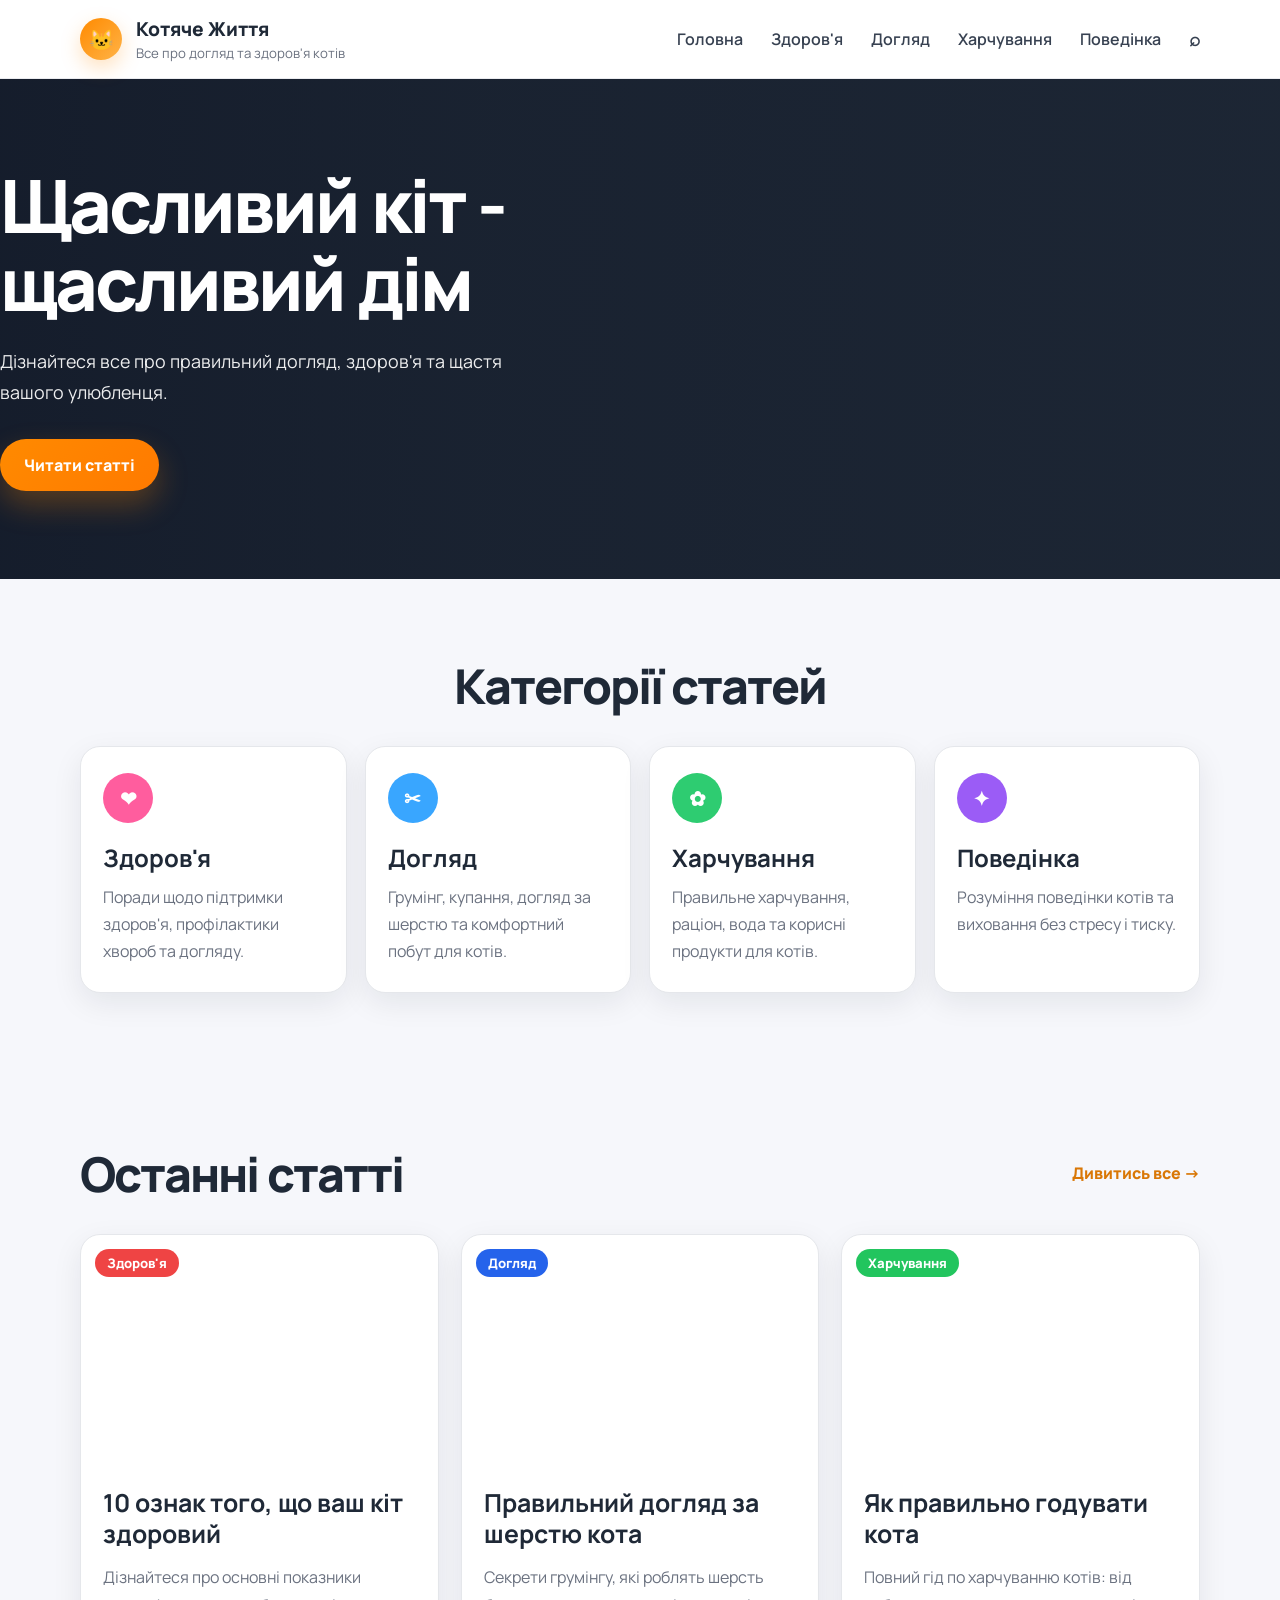
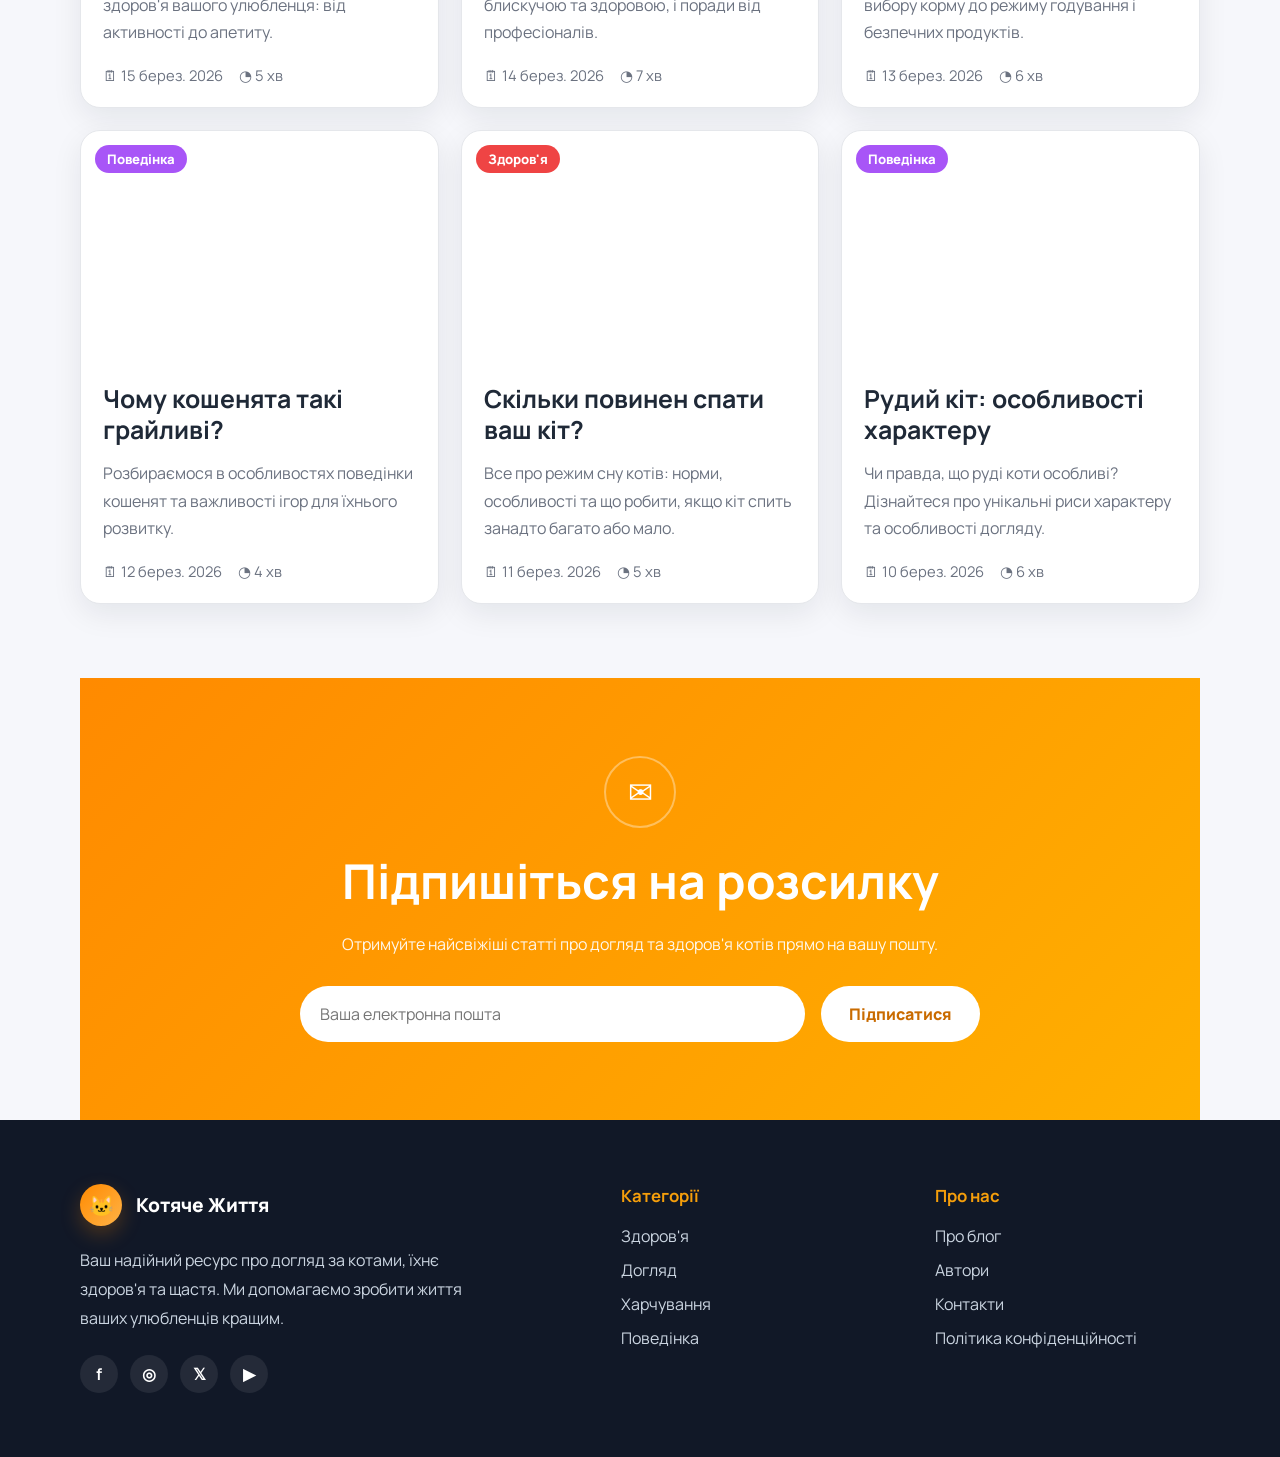
<file: index.html>
<!DOCTYPE html>
<html lang="uk">
<head>
  <meta charset="UTF-8">
  <meta name="viewport" content="width=device-width, initial-scale=1.0">
  <title>Котяче Життя | Все про догляд та здоров'я котів</title>
  <meta name="description" content="Блог про догляд за котами, здоров'я, харчування та поведінку домашніх улюбленців.">
  <link rel="preconnect" href="https://fonts.googleapis.com">
  <link rel="preconnect" href="https://fonts.gstatic.com" crossorigin>
  <link href="https://fonts.googleapis.com/css2?family=Manrope:wght@400;500;600;700;800&display=swap" rel="stylesheet">
  <link rel="stylesheet" href="styles.css">
</head>
<body>
  <header class="site-header">
    <div class="container nav-shell">
      <a class="brand" href="#top">
        <span class="brand-icon">🐱</span>
        <span class="brand-copy">
          <strong>Котяче Життя</strong>
          <small>Все про догляд та здоров'я котів</small>
        </span>
      </a>

      <button class="menu-toggle" type="button" aria-expanded="false" aria-controls="site-menu">
        <span></span>
        <span></span>
        <span></span>
      </button>

      <nav class="site-nav" id="site-menu" aria-label="Основна навігація">
        <a href="#top">Головна</a>
        <a href="#health">Здоров'я</a>
        <a href="#care">Догляд</a>
        <a href="#food">Харчування</a>
        <a href="#behavior">Поведінка</a>
        <a href="#subscribe" class="nav-search" aria-label="Пошук">⌕</a>
      </nav>
    </div>
  </header>

  <main id="top">
    <section class="hero-section">
      <div class="hero-backdrop"></div>
      <div class="container hero-content">
        <div class="hero-copy reveal">
          <h1>Щасливий кіт - щасливий дім</h1>
          <p>Дізнайтеся все про правильний догляд, здоров'я та щастя вашого улюбленця.</p>
          <a class="button-primary" href="#articles">Читати статті</a>
        </div>
      </div>
    </section>

    <section class="categories-section">
      <div class="container">
        <div class="section-heading center reveal">
          <h2>Категорії статей</h2>
        </div>

        <div class="categories-grid">
          <article class="category-card reveal" id="health">
            <div class="category-icon pink">❤</div>
            <h3>Здоров'я</h3>
            <p>Поради щодо підтримки здоров'я, профілактики хвороб та догляду.</p>
          </article>

          <article class="category-card reveal" id="care">
            <div class="category-icon blue">✂</div>
            <h3>Догляд</h3>
            <p>Грумінг, купання, догляд за шерстю та комфортний побут для котів.</p>
          </article>

          <article class="category-card reveal" id="food">
            <div class="category-icon green">✿</div>
            <h3>Харчування</h3>
            <p>Правильне харчування, раціон, вода та корисні продукти для котів.</p>
          </article>

          <article class="category-card reveal" id="behavior">
            <div class="category-icon purple">✦</div>
            <h3>Поведінка</h3>
            <p>Розуміння поведінки котів та виховання без стресу і тиску.</p>
          </article>
        </div>
      </div>
    </section>

    <section class="articles-section" id="articles">
      <div class="container">
        <div class="section-heading between reveal">
          <h2>Останні статті</h2>
          <a href="#subscribe" class="view-all">Дивитись все →</a>
        </div>

        <div class="articles-grid">
          <a class="article-link reveal" href="10-oznak-zdorovogo-kota.html">
          <article class="article-card">
            <div class="article-image" style="background-image: url('https://images.unsplash.com/photo-1519052537078-e6302a4968d4?auto=format&fit=crop&w=1200&q=80');">
              <span class="article-badge red">Здоров'я</span>
            </div>
            <div class="article-body">
              <h3>10 ознак того, що ваш кіт здоровий</h3>
              <p>Дізнайтеся про основні показники здоров'я вашого улюбленця: від активності до апетиту.</p>
              <div class="article-meta">
                <span>🗓 15 берез. 2026</span>
                <span>◔ 5 хв</span>
              </div>
            </div>
          </article>
          </a>

          <a class="article-link reveal" href="pravylnyi-dohliad-za-sherstiu-kota.html">
          <article class="article-card">
            <div class="article-image" style="background-image: url('https://images.unsplash.com/photo-1511044568932-338cba0ad803?auto=format&fit=crop&w=1200&q=80');">
              <span class="article-badge blue">Догляд</span>
            </div>
            <div class="article-body">
              <h3>Правильний догляд за шерстю кота</h3>
              <p>Секрети грумінгу, які роблять шерсть блискучою та здоровою, і поради від професіоналів.</p>
              <div class="article-meta">
                <span>🗓 14 берез. 2026</span>
                <span>◔ 7 хв</span>
              </div>
            </div>
          </article>
          </a>

          <a class="article-link reveal" href="yak-pravylno-hoduvaty-kota.html">
          <article class="article-card">
            <div class="article-image" style="background-image: url('https://images.unsplash.com/photo-1545249390-6bdfa286032f?auto=format&fit=crop&w=1200&q=80');">
              <span class="article-badge green">Харчування</span>
            </div>
            <div class="article-body">
              <h3>Як правильно годувати кота</h3>
              <p>Повний гід по харчуванню котів: від вибору корму до режиму годування і безпечних продуктів.</p>
              <div class="article-meta">
                <span>🗓 13 берез. 2026</span>
                <span>◔ 6 хв</span>
              </div>
            </div>
          </article>
          </a>

          <a class="article-link reveal" href="chomu-kosheniata-taki-hrailivi.html">
          <article class="article-card">
            <div class="article-image" style="background-image: url('https://images.unsplash.com/photo-1513245543132-31f507417b26?auto=format&fit=crop&w=1200&q=80');">
              <span class="article-badge purple">Поведінка</span>
            </div>
            <div class="article-body">
              <h3>Чому кошенята такі грайливі?</h3>
              <p>Розбираємося в особливостях поведінки кошенят та важливості ігор для їхнього розвитку.</p>
              <div class="article-meta">
                <span>🗓 12 берез. 2026</span>
                <span>◔ 4 хв</span>
              </div>
            </div>
          </article>
          </a>

          <a class="article-link reveal" href="skilky-povynen-spaty-vash-kit.html">
          <article class="article-card">
            <div class="article-image" style="background-image: url('https://images.unsplash.com/photo-1571566882372-1598d88abd90?auto=format&fit=crop&w=1200&q=80');">
              <span class="article-badge red">Здоров'я</span>
            </div>
            <div class="article-body">
              <h3>Скільки повинен спати ваш кіт?</h3>
              <p>Все про режим сну котів: норми, особливості та що робити, якщо кіт спить занадто багато або мало.</p>
              <div class="article-meta">
                <span>🗓 11 берез. 2026</span>
                <span>◔ 5 хв</span>
              </div>
            </div>
          </article>
          </a>

          <a class="article-link reveal" href="rudyi-kit-osoblyvosti-kharakteru.html">
          <article class="article-card">
            <div class="article-image" style="background-image: url('https://images.unsplash.com/photo-1517451330947-7809dead78d5?auto=format&fit=crop&w=1200&q=80');">
              <span class="article-badge purple">Поведінка</span>
            </div>
            <div class="article-body">
              <h3>Рудий кіт: особливості характеру</h3>
              <p>Чи правда, що руді коти особливі? Дізнайтеся про унікальні риси характеру та особливості догляду.</p>
              <div class="article-meta">
                <span>🗓 10 берез. 2026</span>
                <span>◔ 6 хв</span>
              </div>
            </div>
          </article>
          </a>
        </div>
      </div>
    </section>

    <section class="subscribe-section" id="subscribe">
      <div class="container reveal">
        <div class="subscribe-panel">
          <div class="subscribe-icon">✉</div>
          <h2>Підпишіться на розсилку</h2>
          <p>Отримуйте найсвіжіші статті про догляд та здоров'я котів прямо на вашу пошту.</p>
          <form class="subscribe-form">
            <input type="email" placeholder="Ваша електронна пошта" aria-label="Email">
            <button type="button">Підписатися</button>
          </form>
        </div>
      </div>
    </section>
  </main>

  <footer class="site-footer">
    <div class="container footer-grid">
      <div class="footer-brand">
        <a class="brand footer-brand-link" href="#top">
          <span class="brand-icon">🐱</span>
          <span class="brand-copy">
            <strong>Котяче Життя</strong>
          </span>
        </a>
        <p>Ваш надійний ресурс про догляд за котами, їхнє здоров'я та щастя. Ми допомагаємо зробити життя ваших улюбленців кращим.</p>
        <div class="socials">
          <a href="#" aria-label="Facebook">f</a>
          <a href="#" aria-label="Instagram">◎</a>
          <a href="#" aria-label="Twitter">𝕏</a>
          <a href="#" aria-label="YouTube">▶</a>
        </div>
      </div>

      <div>
        <h3>Категорії</h3>
        <ul>
          <li><a href="#health">Здоров'я</a></li>
          <li><a href="#care">Догляд</a></li>
          <li><a href="#food">Харчування</a></li>
          <li><a href="#behavior">Поведінка</a></li>
        </ul>
      </div>

      <div>
        <h3>Про нас</h3>
        <ul>
          <li><a href="#articles">Про блог</a></li>
          <li><a href="#articles">Автори</a></li>
          <li><a href="#subscribe">Контакти</a></li>
          <li><a href="#subscribe">Політика конфіденційності</a></li>
        </ul>
      </div>
    </div>
  </footer>

  <script src="script.js"></script>
</body>
</html>
</file>
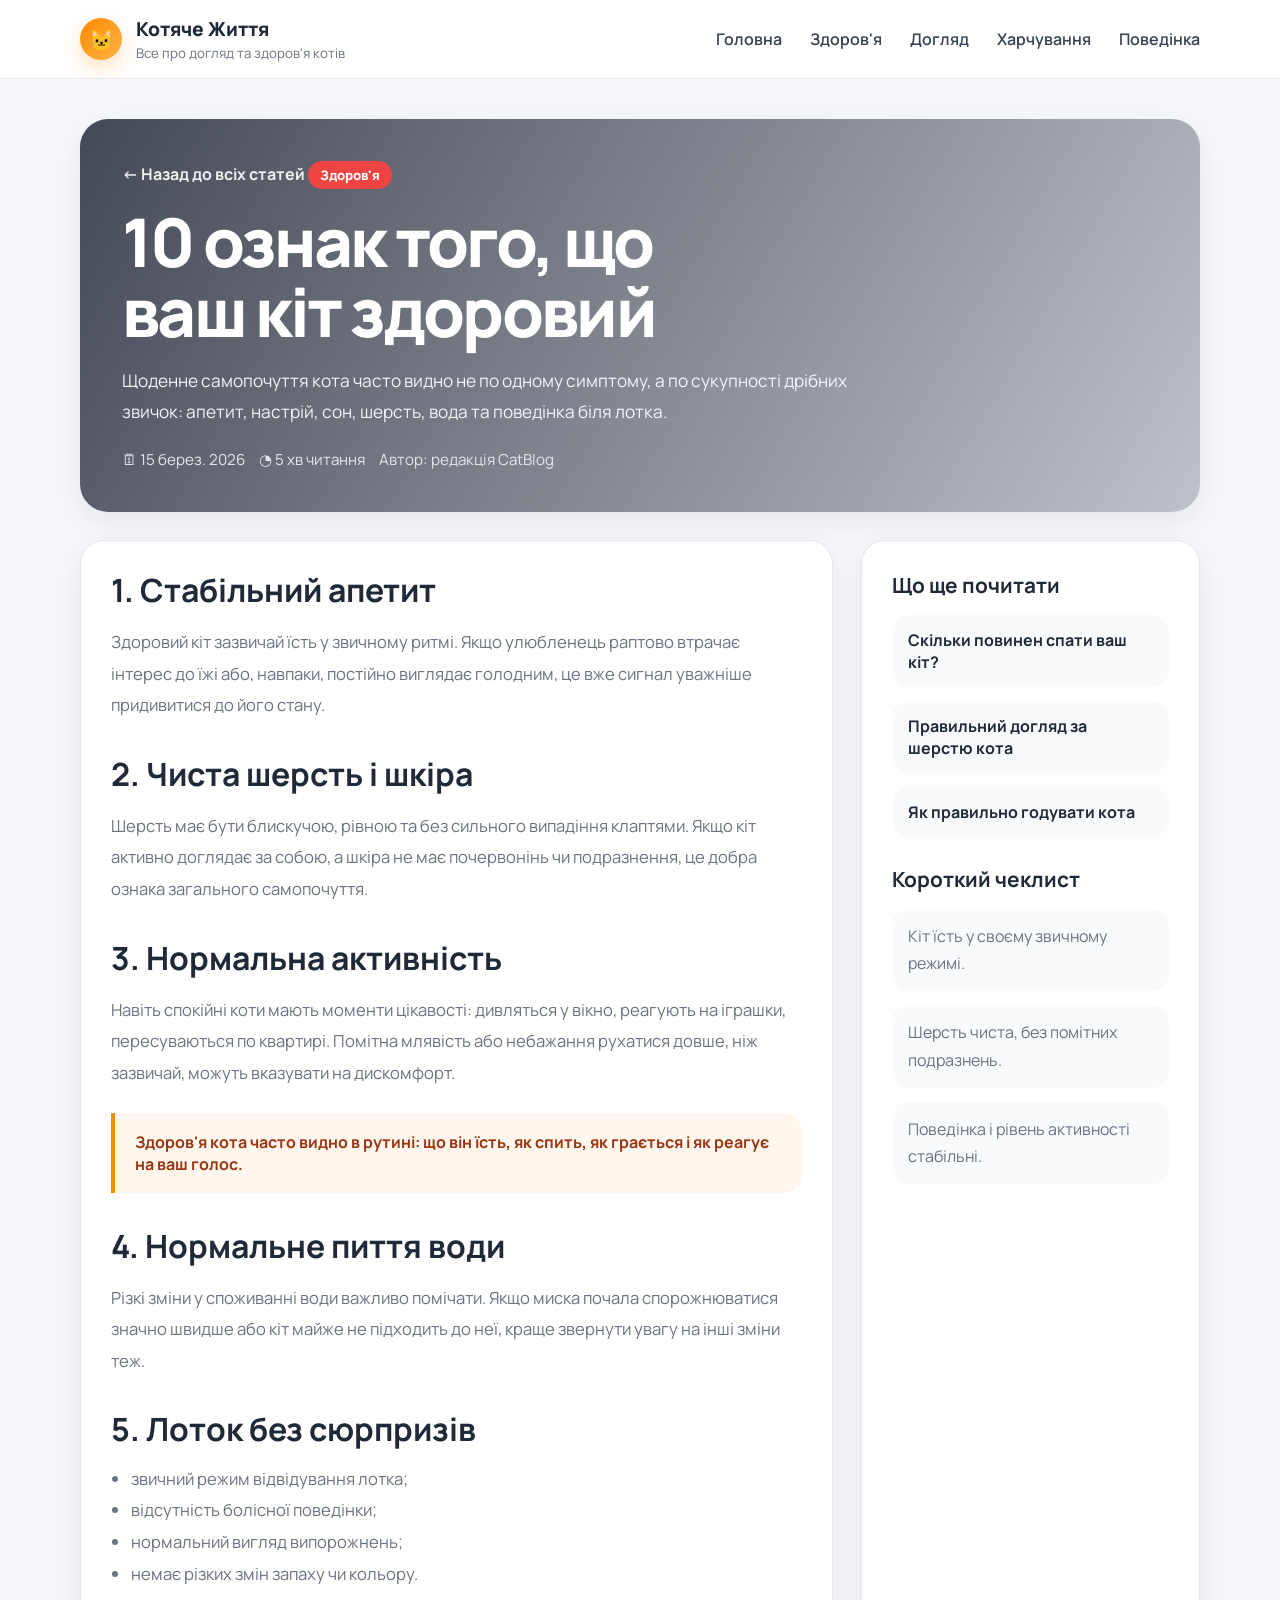
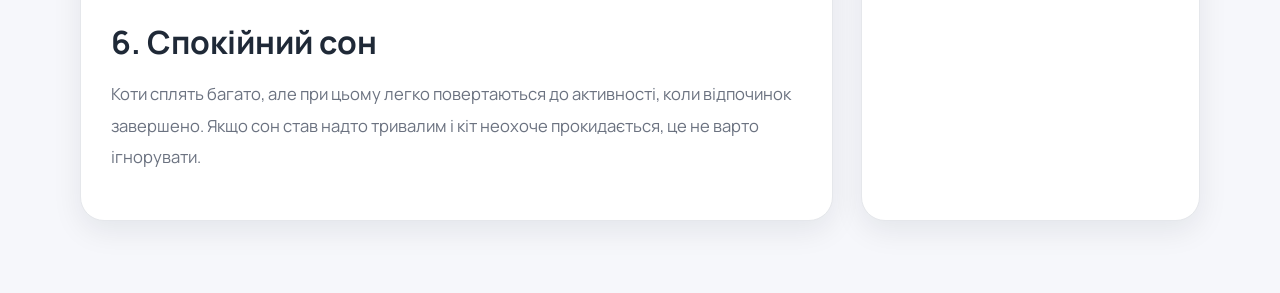
<file: 10-oznak-zdorovogo-kota.html>
<!DOCTYPE html>
<html lang="uk">
<head>
  <meta charset="UTF-8">
  <meta name="viewport" content="width=device-width, initial-scale=1.0">
  <title>10 ознак того, що ваш кіт здоровий | Котяче Життя</title>
  <meta name="description" content="Як зрозуміти, що ваш кіт почувається добре: основні ознаки здоров'я вдома.">
  <link rel="preconnect" href="https://fonts.googleapis.com">
  <link rel="preconnect" href="https://fonts.gstatic.com" crossorigin>
  <link href="https://fonts.googleapis.com/css2?family=Manrope:wght@400;500;600;700;800&display=swap" rel="stylesheet">
  <link rel="stylesheet" href="styles.css">
</head>
<body class="article-page">
  <header class="site-header">
    <div class="container nav-shell">
      <a class="brand" href="index.html">
        <span class="brand-icon">🐱</span>
        <span class="brand-copy">
          <strong>Котяче Життя</strong>
          <small>Все про догляд та здоров'я котів</small>
        </span>
      </a>
      <nav class="site-nav" aria-label="Основна навігація">
        <a href="index.html">Головна</a>
        <a href="index.html#health">Здоров'я</a>
        <a href="index.html#care">Догляд</a>
        <a href="index.html#food">Харчування</a>
        <a href="index.html#behavior">Поведінка</a>
      </nav>
    </div>
  </header>

  <main>
    <div class="container">
      <section class="article-hero reveal" style="--hero-image: url('https://images.unsplash.com/photo-1519052537078-e6302a4968d4?auto=format&fit=crop&w=1600&q=80');">
        <a class="article-back" href="index.html">← Назад до всіх статей</a>
        <span class="article-badge red">Здоров'я</span>
        <h1>10 ознак того, що ваш кіт здоровий</h1>
        <p class="article-lead">Щоденне самопочуття кота часто видно не по одному симптому, а по сукупності дрібних звичок: апетит, настрій, сон, шерсть, вода та поведінка біля лотка.</p>
        <div class="article-meta-bar">
          <span>🗓 15 берез. 2026</span>
          <span>◔ 5 хв читання</span>
          <span>Автор: редакція CatBlog</span>
        </div>
      </section>

      <section class="article-shell">
        <article class="article-content reveal">
          <h2>1. Стабільний апетит</h2>
          <p>Здоровий кіт зазвичай їсть у звичному ритмі. Якщо улюбленець раптово втрачає інтерес до їжі або, навпаки, постійно виглядає голодним, це вже сигнал уважніше придивитися до його стану.</p>

          <h2>2. Чиста шерсть і шкіра</h2>
          <p>Шерсть має бути блискучою, рівною та без сильного випадіння клаптями. Якщо кіт активно доглядає за собою, а шкіра не має почервонінь чи подразнення, це добра ознака загального самопочуття.</p>

          <h2>3. Нормальна активність</h2>
          <p>Навіть спокійні коти мають моменти цікавості: дивляться у вікно, реагують на іграшки, пересуваються по квартирі. Помітна млявість або небажання рухатися довше, ніж зазвичай, можуть вказувати на дискомфорт.</p>

          <blockquote>Здоров'я кота часто видно в рутині: що він їсть, як спить, як грається і як реагує на ваш голос.</blockquote>

          <h2>4. Нормальне пиття води</h2>
          <p>Різкі зміни у споживанні води важливо помічати. Якщо миска почала спорожнюватися значно швидше або кіт майже не підходить до неї, краще звернути увагу на інші зміни теж.</p>

          <h2>5. Лоток без сюрпризів</h2>
          <ul>
            <li>звичний режим відвідування лотка;</li>
            <li>відсутність болісної поведінки;</li>
            <li>нормальний вигляд випорожнень;</li>
            <li>немає різких змін запаху чи кольору.</li>
          </ul>

          <h2>6. Спокійний сон</h2>
          <p>Коти сплять багато, але при цьому легко повертаються до активності, коли відпочинок завершено. Якщо сон став надто тривалим і кіт неохоче прокидається, це не варто ігнорувати.</p>
        </article>

        <aside class="article-sidebar reveal">
          <h3>Що ще почитати</h3>
          <ul class="sidebar-list">
            <li><a href="skilky-povynen-spaty-vash-kit.html">Скільки повинен спати ваш кіт?</a></li>
            <li><a href="pravylnyi-dohliad-za-sherstiu-kota.html">Правильний догляд за шерстю кота</a></li>
            <li><a href="yak-pravylno-hoduvaty-kota.html">Як правильно годувати кота</a></li>
          </ul>

          <h3 style="margin-top: 28px;">Короткий чеклист</h3>
          <ul class="article-tips">
            <li>Кіт їсть у своєму звичному режимі.</li>
            <li>Шерсть чиста, без помітних подразнень.</li>
            <li>Поведінка і рівень активності стабільні.</li>
          </ul>
        </aside>
      </section>
    </div>
  </main>

  <script src="script.js"></script>
</body>
</html>
</file>
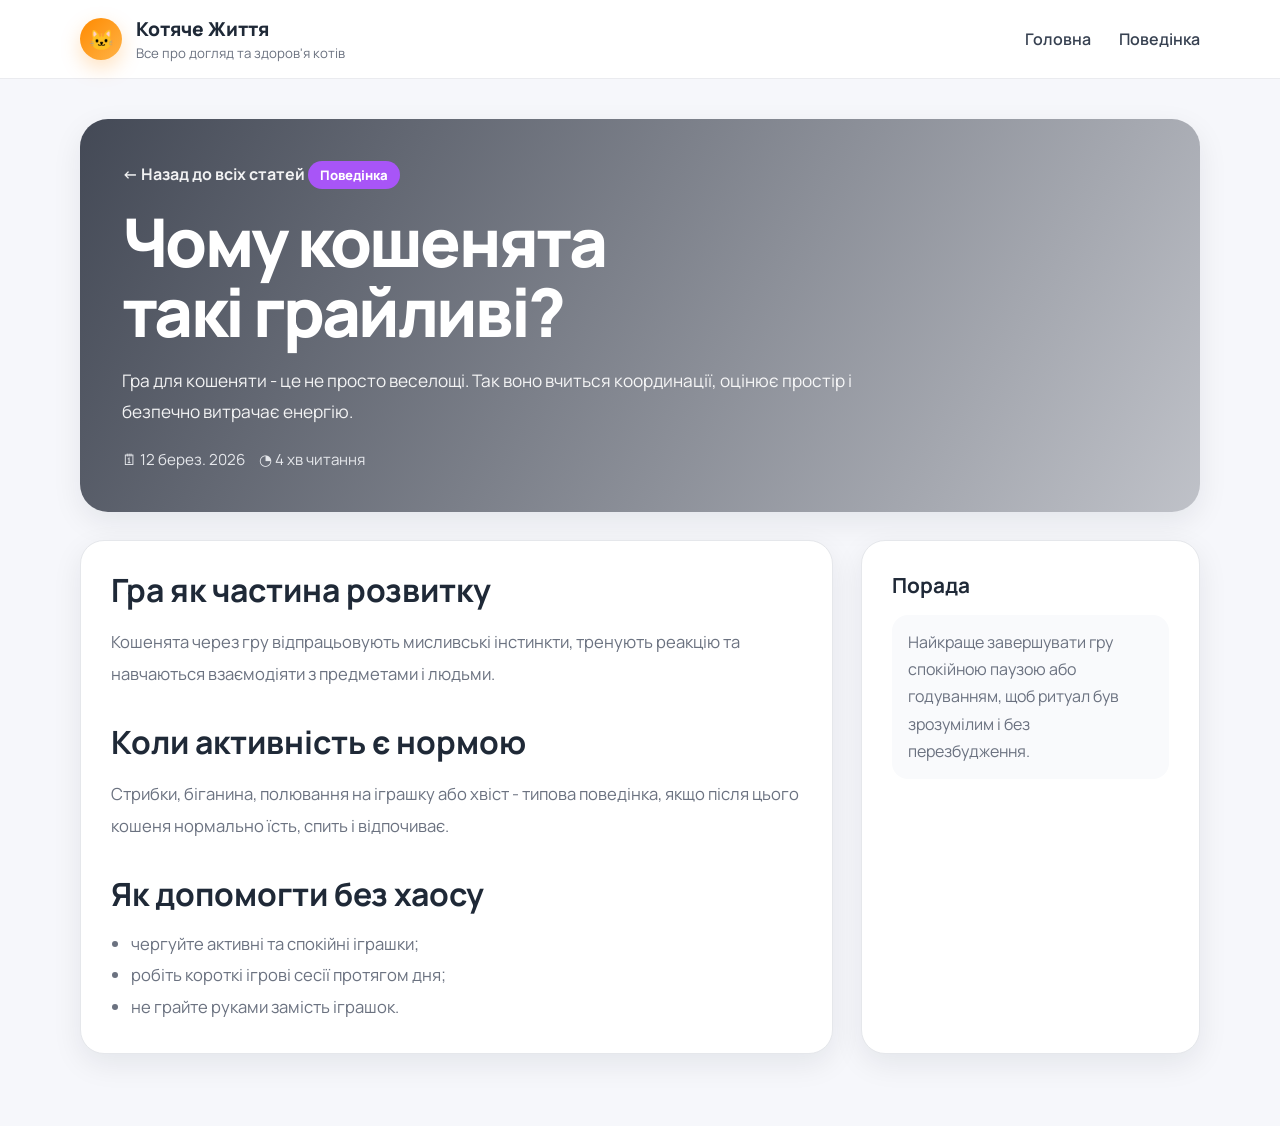
<file: chomu-kosheniata-taki-hrailivi.html>
<!DOCTYPE html>
<html lang="uk">
<head>
  <meta charset="UTF-8">
  <meta name="viewport" content="width=device-width, initial-scale=1.0">
  <title>Чому кошенята такі грайливі? | Котяче Життя</title>
  <meta name="description" content="Чому кошенята так багато граються і як ця активність допомагає розвитку.">
  <link rel="preconnect" href="https://fonts.googleapis.com">
  <link rel="preconnect" href="https://fonts.gstatic.com" crossorigin>
  <link href="https://fonts.googleapis.com/css2?family=Manrope:wght@400;500;600;700;800&display=swap" rel="stylesheet">
  <link rel="stylesheet" href="styles.css">
</head>
<body class="article-page">
  <header class="site-header">
    <div class="container nav-shell">
      <a class="brand" href="index.html">
        <span class="brand-icon">🐱</span>
        <span class="brand-copy"><strong>Котяче Життя</strong><small>Все про догляд та здоров'я котів</small></span>
      </a>
      <nav class="site-nav" aria-label="Основна навігація">
        <a href="index.html">Головна</a>
        <a href="index.html#behavior">Поведінка</a>
      </nav>
    </div>
  </header>
  <main>
    <div class="container">
      <section class="article-hero reveal" style="--hero-image: url('https://images.unsplash.com/photo-1513245543132-31f507417b26?auto=format&fit=crop&w=1600&q=80');">
        <a class="article-back" href="index.html">← Назад до всіх статей</a>
        <span class="article-badge purple">Поведінка</span>
        <h1>Чому кошенята такі грайливі?</h1>
        <p class="article-lead">Гра для кошеняти - це не просто веселощі. Так воно вчиться координації, оцінює простір і безпечно витрачає енергію.</p>
        <div class="article-meta-bar">
          <span>🗓 12 берез. 2026</span>
          <span>◔ 4 хв читання</span>
        </div>
      </section>
      <section class="article-shell">
        <article class="article-content reveal">
          <h2>Гра як частина розвитку</h2>
          <p>Кошенята через гру відпрацьовують мисливські інстинкти, тренують реакцію та навчаються взаємодіяти з предметами і людьми.</p>
          <h2>Коли активність є нормою</h2>
          <p>Стрибки, біганина, полювання на іграшку або хвіст - типова поведінка, якщо після цього кошеня нормально їсть, спить і відпочиває.</p>
          <h2>Як допомогти без хаосу</h2>
          <ul>
            <li>чергуйте активні та спокійні іграшки;</li>
            <li>робіть короткі ігрові сесії протягом дня;</li>
            <li>не грайте руками замість іграшок.</li>
          </ul>
        </article>
        <aside class="article-sidebar reveal">
          <h3>Порада</h3>
          <ul class="article-tips">
            <li>Найкраще завершувати гру спокійною паузою або годуванням, щоб ритуал був зрозумілим і без перезбудження.</li>
          </ul>
        </aside>
      </section>
    </div>
  </main>
  <script src="script.js"></script>
</body>
</html>
</file>
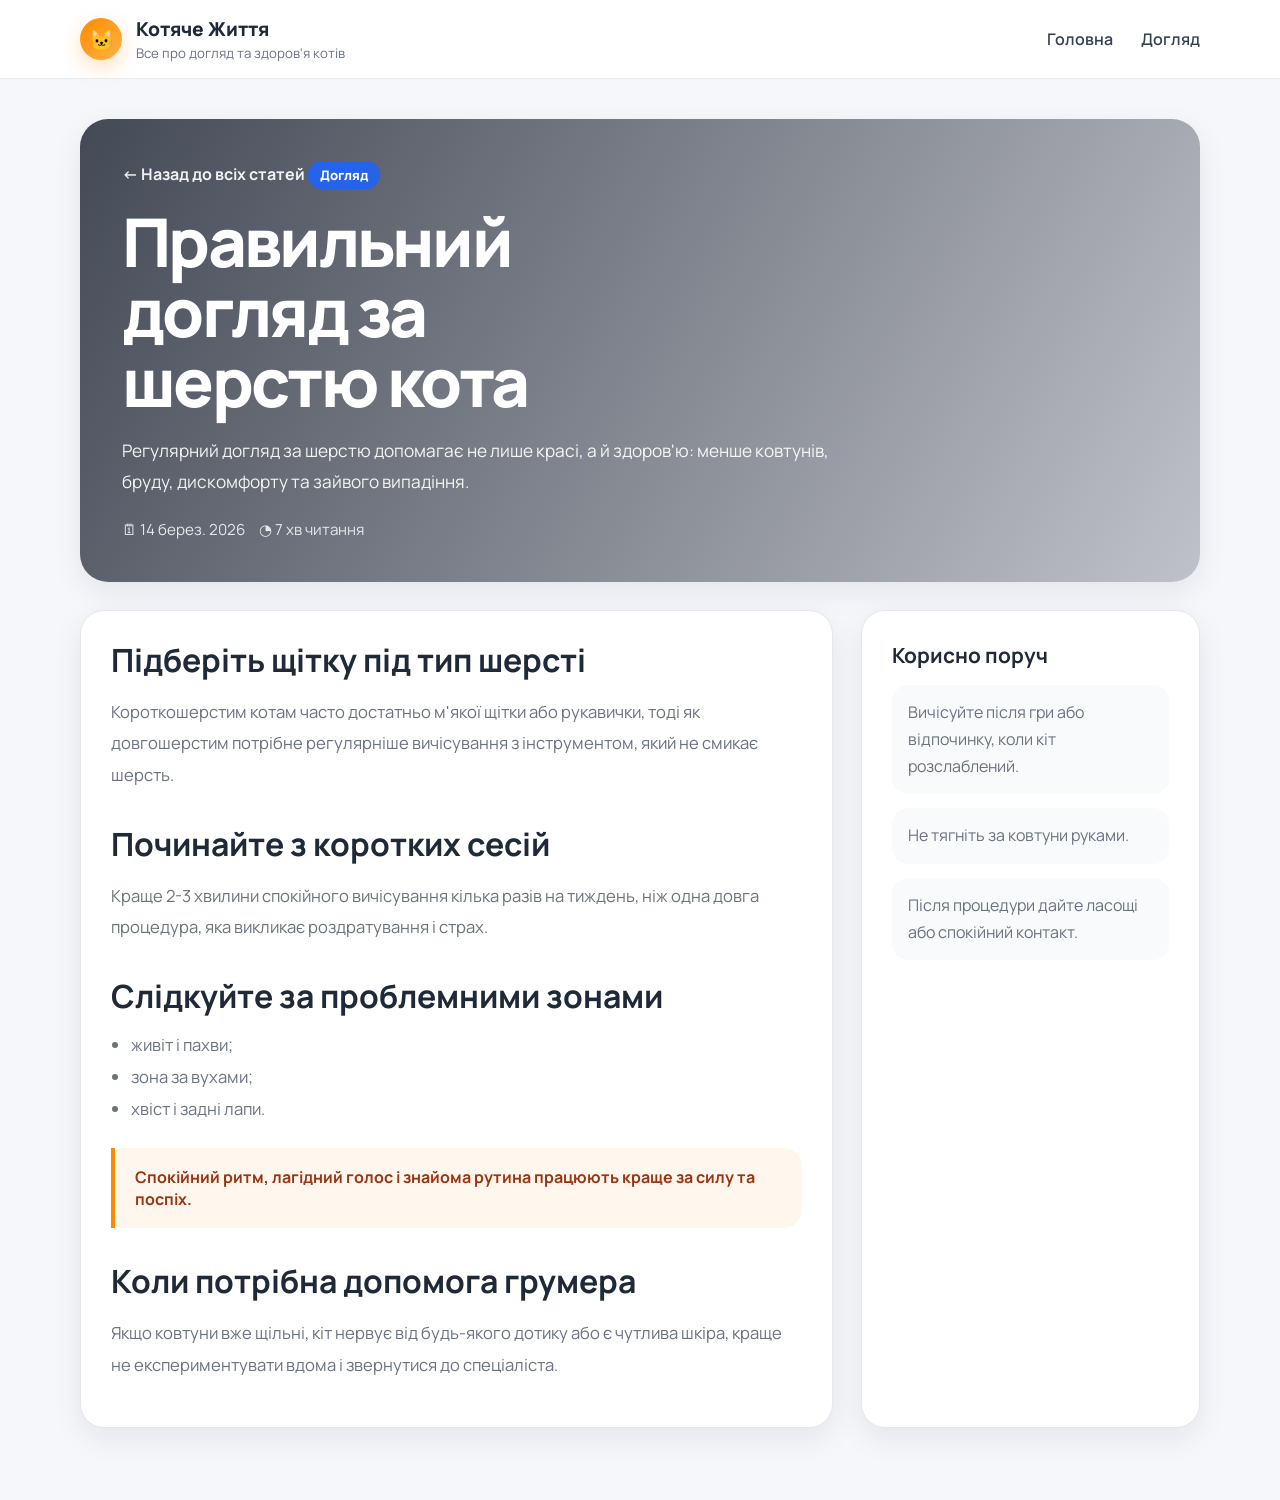
<file: pravylnyi-dohliad-za-sherstiu-kota.html>
<!DOCTYPE html>
<html lang="uk">
<head>
  <meta charset="UTF-8">
  <meta name="viewport" content="width=device-width, initial-scale=1.0">
  <title>Правильний догляд за шерстю кота | Котяче Життя</title>
  <meta name="description" content="Практичні поради з догляду за шерстю кота вдома.">
  <link rel="preconnect" href="https://fonts.googleapis.com">
  <link rel="preconnect" href="https://fonts.gstatic.com" crossorigin>
  <link href="https://fonts.googleapis.com/css2?family=Manrope:wght@400;500;600;700;800&display=swap" rel="stylesheet">
  <link rel="stylesheet" href="styles.css">
</head>
<body class="article-page">
  <header class="site-header">
    <div class="container nav-shell">
      <a class="brand" href="index.html">
        <span class="brand-icon">🐱</span>
        <span class="brand-copy"><strong>Котяче Життя</strong><small>Все про догляд та здоров'я котів</small></span>
      </a>
      <nav class="site-nav" aria-label="Основна навігація">
        <a href="index.html">Головна</a>
        <a href="index.html#care">Догляд</a>
      </nav>
    </div>
  </header>
  <main>
    <div class="container">
      <section class="article-hero reveal" style="--hero-image: url('https://images.unsplash.com/photo-1511044568932-338cba0ad803?auto=format&fit=crop&w=1600&q=80');">
        <a class="article-back" href="index.html">← Назад до всіх статей</a>
        <span class="article-badge blue">Догляд</span>
        <h1>Правильний догляд за шерстю кота</h1>
        <p class="article-lead">Регулярний догляд за шерстю допомагає не лише красі, а й здоров'ю: менше ковтунів, бруду, дискомфорту та зайвого випадіння.</p>
        <div class="article-meta-bar">
          <span>🗓 14 берез. 2026</span>
          <span>◔ 7 хв читання</span>
        </div>
      </section>
      <section class="article-shell">
        <article class="article-content reveal">
          <h2>Підберіть щітку під тип шерсті</h2>
          <p>Короткошерстим котам часто достатньо м'якої щітки або рукавички, тоді як довгошерстим потрібне регулярніше вичісування з інструментом, який не смикає шерсть.</p>
          <h2>Починайте з коротких сесій</h2>
          <p>Краще 2-3 хвилини спокійного вичісування кілька разів на тиждень, ніж одна довга процедура, яка викликає роздратування і страх.</p>
          <h2>Слідкуйте за проблемними зонами</h2>
          <ul>
            <li>живіт і пахви;</li>
            <li>зона за вухами;</li>
            <li>хвіст і задні лапи.</li>
          </ul>
          <blockquote>Спокійний ритм, лагідний голос і знайома рутина працюють краще за силу та поспіх.</blockquote>
          <h2>Коли потрібна допомога грумера</h2>
          <p>Якщо ковтуни вже щільні, кіт нервує від будь-якого дотику або є чутлива шкіра, краще не експериментувати вдома і звернутися до спеціаліста.</p>
        </article>
        <aside class="article-sidebar reveal">
          <h3>Корисно поруч</h3>
          <ul class="article-tips">
            <li>Вичісуйте після гри або відпочинку, коли кіт розслаблений.</li>
            <li>Не тягніть за ковтуни руками.</li>
            <li>Після процедури дайте ласощі або спокійний контакт.</li>
          </ul>
        </aside>
      </section>
    </div>
  </main>
  <script src="script.js"></script>
</body>
</html>
</file>
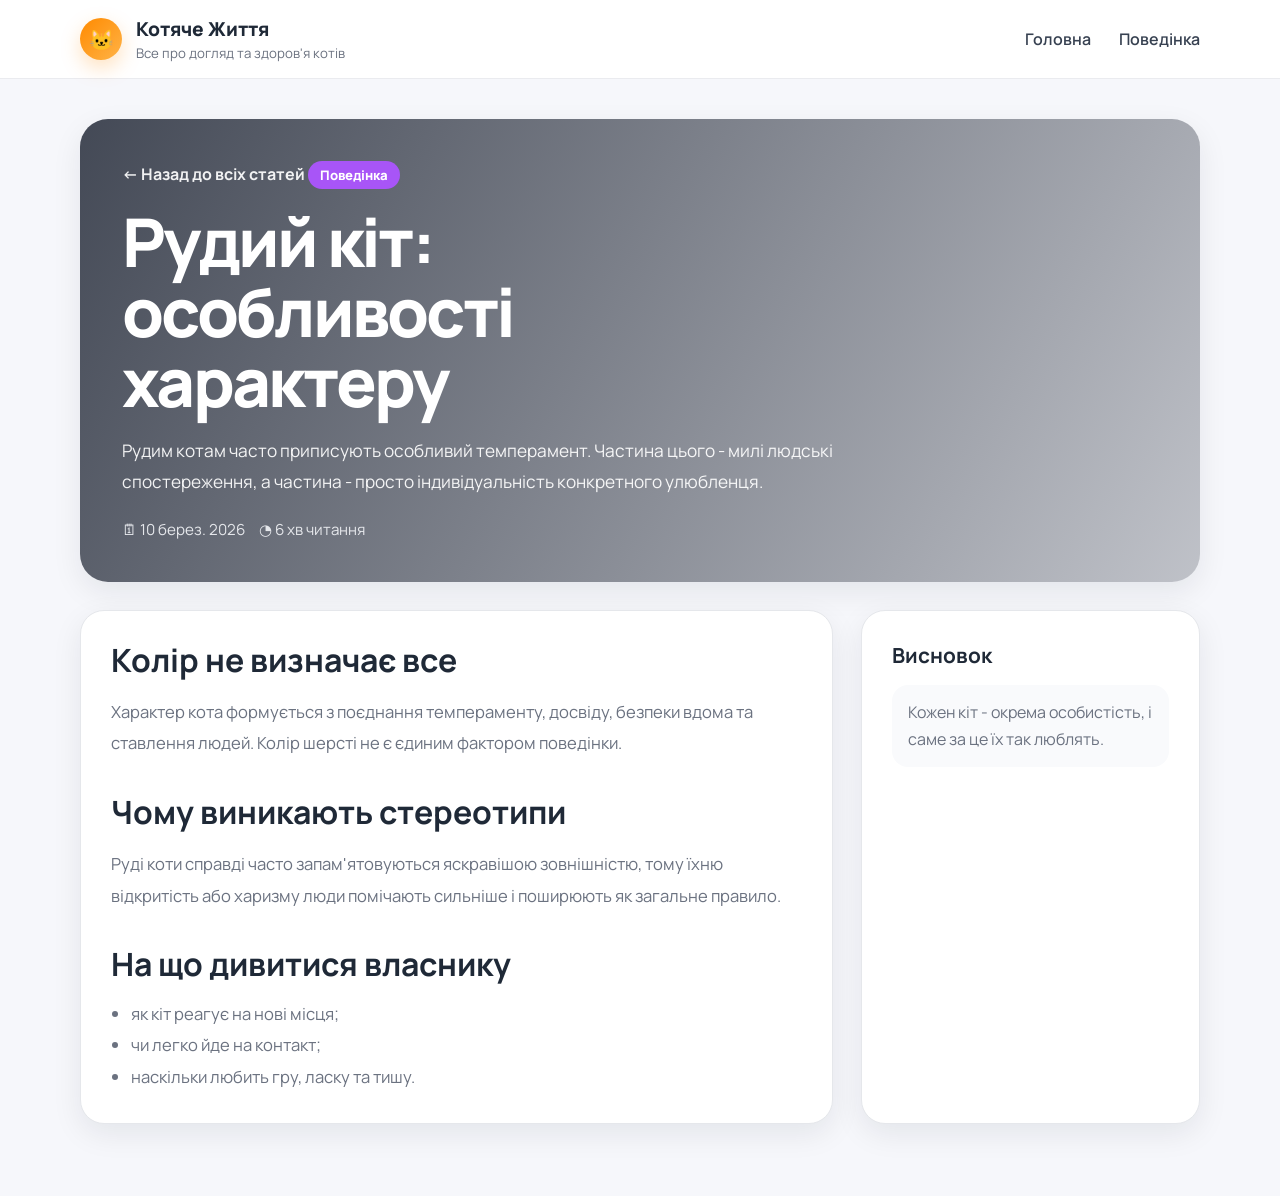
<file: rudyi-kit-osoblyvosti-kharakteru.html>
<!DOCTYPE html>
<html lang="uk">
<head>
  <meta charset="UTF-8">
  <meta name="viewport" content="width=device-width, initial-scale=1.0">
  <title>Рудий кіт: особливості характеру | Котяче Життя</title>
  <meta name="description" content="Що правда, а що міф про характер рудих котів.">
  <link rel="preconnect" href="https://fonts.googleapis.com">
  <link rel="preconnect" href="https://fonts.gstatic.com" crossorigin>
  <link href="https://fonts.googleapis.com/css2?family=Manrope:wght@400;500;600;700;800&display=swap" rel="stylesheet">
  <link rel="stylesheet" href="styles.css">
</head>
<body class="article-page">
  <header class="site-header">
    <div class="container nav-shell">
      <a class="brand" href="index.html">
        <span class="brand-icon">🐱</span>
        <span class="brand-copy"><strong>Котяче Життя</strong><small>Все про догляд та здоров'я котів</small></span>
      </a>
      <nav class="site-nav" aria-label="Основна навігація">
        <a href="index.html">Головна</a>
        <a href="index.html#behavior">Поведінка</a>
      </nav>
    </div>
  </header>
  <main>
    <div class="container">
      <section class="article-hero reveal" style="--hero-image: url('https://images.unsplash.com/photo-1517451330947-7809dead78d5?auto=format&fit=crop&w=1600&q=80');">
        <a class="article-back" href="index.html">← Назад до всіх статей</a>
        <span class="article-badge purple">Поведінка</span>
        <h1>Рудий кіт: особливості характеру</h1>
        <p class="article-lead">Рудим котам часто приписують особливий темперамент. Частина цього - милі людські спостереження, а частина - просто індивідуальність конкретного улюбленця.</p>
        <div class="article-meta-bar">
          <span>🗓 10 берез. 2026</span>
          <span>◔ 6 хв читання</span>
        </div>
      </section>
      <section class="article-shell">
        <article class="article-content reveal">
          <h2>Колір не визначає все</h2>
          <p>Характер кота формується з поєднання темпераменту, досвіду, безпеки вдома та ставлення людей. Колір шерсті не є єдиним фактором поведінки.</p>
          <h2>Чому виникають стереотипи</h2>
          <p>Руді коти справді часто запам'ятовуються яскравішою зовнішністю, тому їхню відкритість або харизму люди помічають сильніше і поширюють як загальне правило.</p>
          <h2>На що дивитися власнику</h2>
          <ul>
            <li>як кіт реагує на нові місця;</li>
            <li>чи легко йде на контакт;</li>
            <li>наскільки любить гру, ласку та тишу.</li>
          </ul>
        </article>
        <aside class="article-sidebar reveal">
          <h3>Висновок</h3>
          <ul class="article-tips">
            <li>Кожен кіт - окрема особистість, і саме за це їх так люблять.</li>
          </ul>
        </aside>
      </section>
    </div>
  </main>
  <script src="script.js"></script>
</body>
</html>
</file>
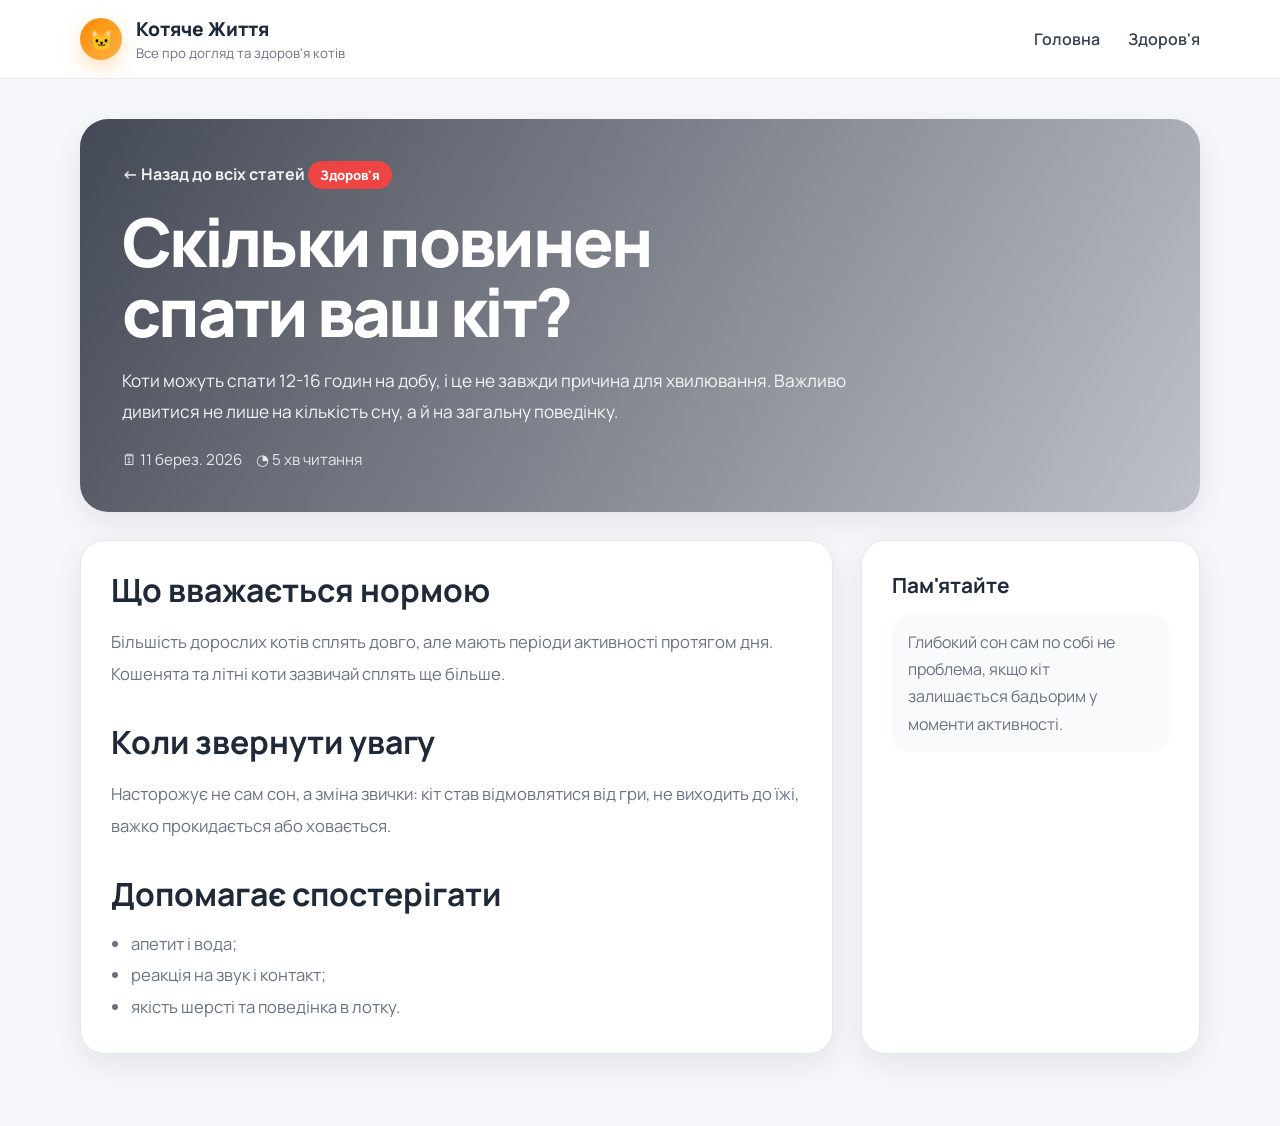
<file: skilky-povynen-spaty-vash-kit.html>
<!DOCTYPE html>
<html lang="uk">
<head>
  <meta charset="UTF-8">
  <meta name="viewport" content="width=device-width, initial-scale=1.0">
  <title>Скільки повинен спати ваш кіт? | Котяче Життя</title>
  <meta name="description" content="Норми сну кота та коли зміни режиму можуть насторожувати.">
  <link rel="preconnect" href="https://fonts.googleapis.com">
  <link rel="preconnect" href="https://fonts.gstatic.com" crossorigin>
  <link href="https://fonts.googleapis.com/css2?family=Manrope:wght@400;500;600;700;800&display=swap" rel="stylesheet">
  <link rel="stylesheet" href="styles.css">
</head>
<body class="article-page">
  <header class="site-header">
    <div class="container nav-shell">
      <a class="brand" href="index.html">
        <span class="brand-icon">🐱</span>
        <span class="brand-copy"><strong>Котяче Життя</strong><small>Все про догляд та здоров'я котів</small></span>
      </a>
      <nav class="site-nav" aria-label="Основна навігація">
        <a href="index.html">Головна</a>
        <a href="index.html#health">Здоров'я</a>
      </nav>
    </div>
  </header>
  <main>
    <div class="container">
      <section class="article-hero reveal" style="--hero-image: url('https://images.unsplash.com/photo-1571566882372-1598d88abd90?auto=format&fit=crop&w=1600&q=80');">
        <a class="article-back" href="index.html">← Назад до всіх статей</a>
        <span class="article-badge red">Здоров'я</span>
        <h1>Скільки повинен спати ваш кіт?</h1>
        <p class="article-lead">Коти можуть спати 12-16 годин на добу, і це не завжди причина для хвилювання. Важливо дивитися не лише на кількість сну, а й на загальну поведінку.</p>
        <div class="article-meta-bar">
          <span>🗓 11 берез. 2026</span>
          <span>◔ 5 хв читання</span>
        </div>
      </section>
      <section class="article-shell">
        <article class="article-content reveal">
          <h2>Що вважається нормою</h2>
          <p>Більшість дорослих котів сплять довго, але мають періоди активності протягом дня. Кошенята та літні коти зазвичай сплять ще більше.</p>
          <h2>Коли звернути увагу</h2>
          <p>Насторожує не сам сон, а зміна звички: кіт став відмовлятися від гри, не виходить до їжі, важко прокидається або ховається.</p>
          <h2>Допомагає спостерігати</h2>
          <ul>
            <li>апетит і вода;</li>
            <li>реакція на звук і контакт;</li>
            <li>якість шерсті та поведінка в лотку.</li>
          </ul>
        </article>
        <aside class="article-sidebar reveal">
          <h3>Пам'ятайте</h3>
          <ul class="article-tips">
            <li>Глибокий сон сам по собі не проблема, якщо кіт залишається бадьорим у моменти активності.</li>
          </ul>
        </aside>
      </section>
    </div>
  </main>
  <script src="script.js"></script>
</body>
</html>
</file>
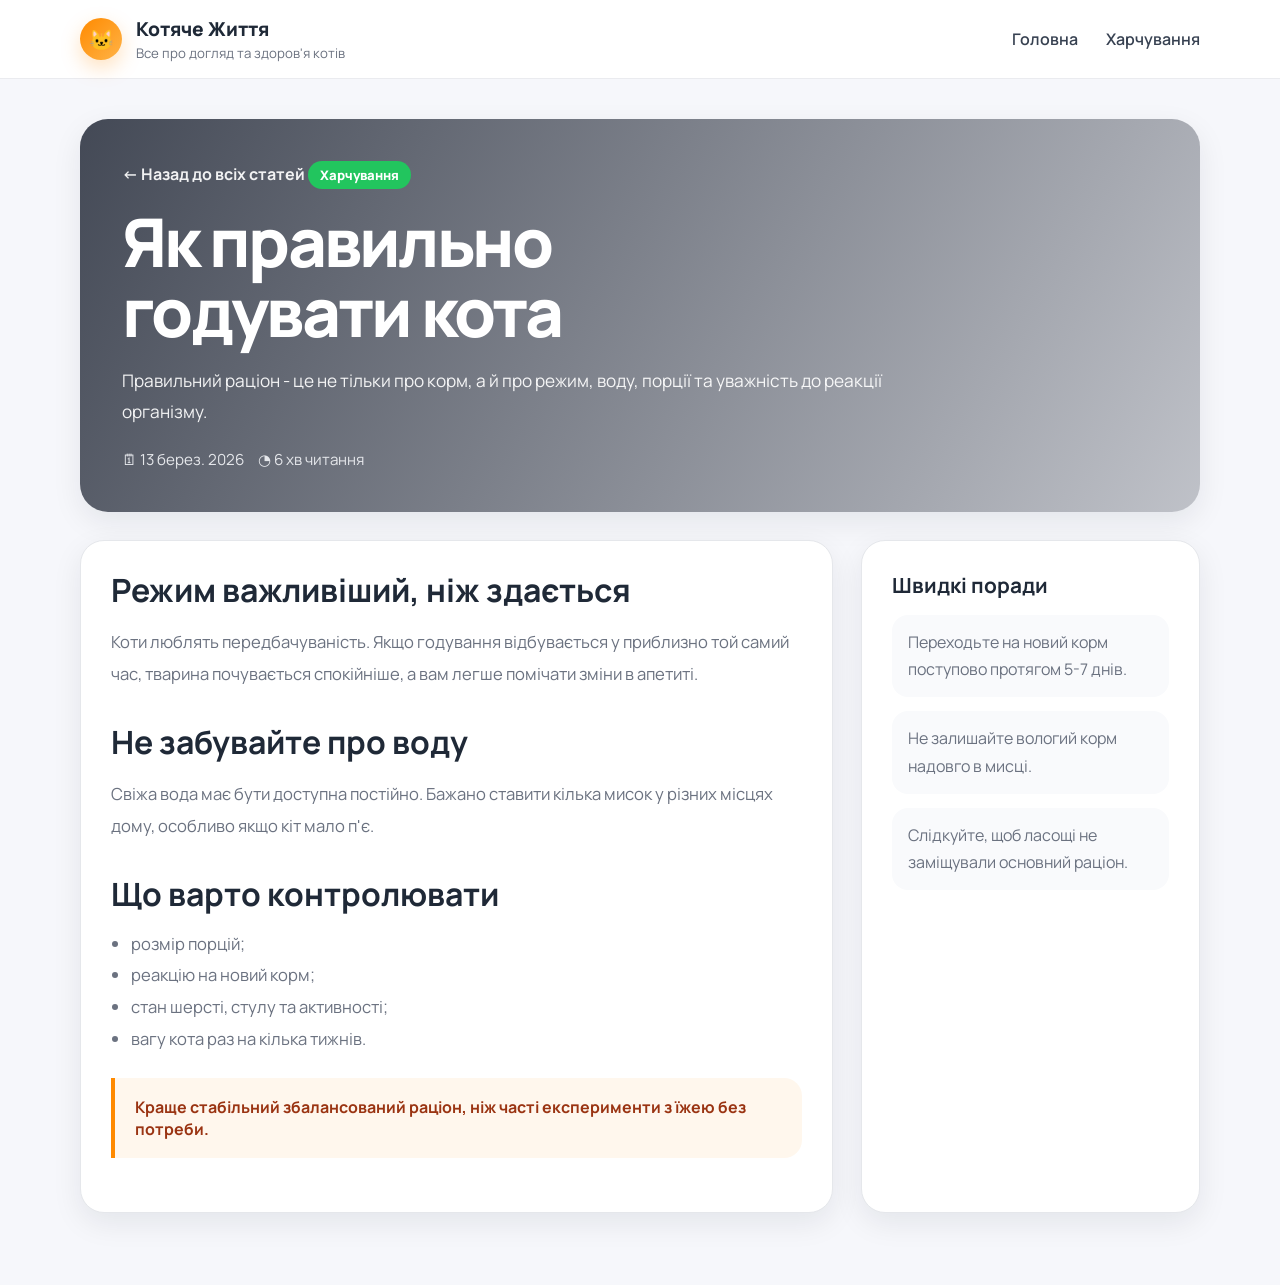
<file: yak-pravylno-hoduvaty-kota.html>
<!DOCTYPE html>
<html lang="uk">
<head>
  <meta charset="UTF-8">
  <meta name="viewport" content="width=device-width, initial-scale=1.0">
  <title>Як правильно годувати кота | Котяче Життя</title>
  <meta name="description" content="Базові правила годування кота без поширених помилок.">
  <link rel="preconnect" href="https://fonts.googleapis.com">
  <link rel="preconnect" href="https://fonts.gstatic.com" crossorigin>
  <link href="https://fonts.googleapis.com/css2?family=Manrope:wght@400;500;600;700;800&display=swap" rel="stylesheet">
  <link rel="stylesheet" href="styles.css">
</head>
<body class="article-page">
  <header class="site-header">
    <div class="container nav-shell">
      <a class="brand" href="index.html">
        <span class="brand-icon">🐱</span>
        <span class="brand-copy"><strong>Котяче Життя</strong><small>Все про догляд та здоров'я котів</small></span>
      </a>
      <nav class="site-nav" aria-label="Основна навігація">
        <a href="index.html">Головна</a>
        <a href="index.html#food">Харчування</a>
      </nav>
    </div>
  </header>
  <main>
    <div class="container">
      <section class="article-hero reveal" style="--hero-image: url('https://images.unsplash.com/photo-1545249390-6bdfa286032f?auto=format&fit=crop&w=1600&q=80');">
        <a class="article-back" href="index.html">← Назад до всіх статей</a>
        <span class="article-badge green">Харчування</span>
        <h1>Як правильно годувати кота</h1>
        <p class="article-lead">Правильний раціон - це не тільки про корм, а й про режим, воду, порції та уважність до реакції організму.</p>
        <div class="article-meta-bar">
          <span>🗓 13 берез. 2026</span>
          <span>◔ 6 хв читання</span>
        </div>
      </section>
      <section class="article-shell">
        <article class="article-content reveal">
          <h2>Режим важливіший, ніж здається</h2>
          <p>Коти люблять передбачуваність. Якщо годування відбувається у приблизно той самий час, тварина почувається спокійніше, а вам легше помічати зміни в апетиті.</p>
          <h2>Не забувайте про воду</h2>
          <p>Свіжа вода має бути доступна постійно. Бажано ставити кілька мисок у різних місцях дому, особливо якщо кіт мало п'є.</p>
          <h2>Що варто контролювати</h2>
          <ul>
            <li>розмір порцій;</li>
            <li>реакцію на новий корм;</li>
            <li>стан шерсті, стулу та активності;</li>
            <li>вагу кота раз на кілька тижнів.</li>
          </ul>
          <blockquote>Краще стабільний збалансований раціон, ніж часті експерименти з їжею без потреби.</blockquote>
        </article>
        <aside class="article-sidebar reveal">
          <h3>Швидкі поради</h3>
          <ul class="article-tips">
            <li>Переходьте на новий корм поступово протягом 5-7 днів.</li>
            <li>Не залишайте вологий корм надовго в мисці.</li>
            <li>Слідкуйте, щоб ласощі не заміщували основний раціон.</li>
          </ul>
        </aside>
      </section>
    </div>
  </main>
  <script src="script.js"></script>
</body>
</html>
</file>
<file: styles.css>
:root {
  --background: #f6f7fb;
  --surface: #ffffff;
  --surface-muted: #f9fafc;
  --text: #1f2937;
  --muted: #6b7280;
  --border: #e5e7eb;
  --orange: #ff8a00;
  --orange-dark: #ff7a00;
  --navy: #111827;
  --pink: #ff5d9e;
  --blue: #39a6ff;
  --green: #2ecc71;
  --purple: #9b5cf6;
  --shadow: 0 10px 30px rgba(15, 23, 42, 0.08);
}

* {
  box-sizing: border-box;
}

html {
  scroll-behavior: smooth;
}

body {
  margin: 0;
  font-family: "Manrope", sans-serif;
  color: var(--text);
  background: var(--background);
}

a {
  color: inherit;
  text-decoration: none;
}

img {
  max-width: 100%;
}

.container {
  width: min(1120px, calc(100% - 32px));
  margin: 0 auto;
}

.site-header {
  position: sticky;
  top: 0;
  z-index: 50;
  background: rgba(255, 255, 255, 0.95);
  backdrop-filter: blur(14px);
  border-bottom: 1px solid rgba(229, 231, 235, 0.8);
}

.nav-shell {
  display: flex;
  align-items: center;
  justify-content: space-between;
  min-height: 78px;
  gap: 24px;
}

.brand {
  display: inline-flex;
  align-items: center;
  gap: 14px;
}

.brand-icon {
  display: grid;
  place-items: center;
  width: 42px;
  height: 42px;
  border-radius: 50%;
  background: linear-gradient(135deg, var(--orange), #ffb347);
  color: #fff;
  font-size: 20px;
  box-shadow: 0 8px 20px rgba(255, 138, 0, 0.25);
}

.brand-copy {
  display: flex;
  flex-direction: column;
  gap: 2px;
}

.brand-copy strong {
  font-size: 1.2rem;
  font-weight: 800;
}

.brand-copy small {
  color: var(--muted);
  font-size: 0.83rem;
}

.site-nav {
  display: flex;
  align-items: center;
  gap: 28px;
  font-weight: 600;
}

.site-nav a {
  color: #374151;
  transition: color 180ms ease;
}

.site-nav a:hover,
.site-nav a:focus-visible {
  color: var(--orange);
}

.nav-search {
  font-size: 1.2rem;
}

.menu-toggle {
  display: none;
  width: 46px;
  height: 46px;
  border: 0;
  border-radius: 14px;
  background: #f3f4f6;
  padding: 12px 10px;
  cursor: pointer;
}

.menu-toggle span {
  display: block;
  width: 100%;
  height: 2px;
  margin: 4px 0;
  background: var(--navy);
  border-radius: 999px;
}

.hero-section {
  position: relative;
  min-height: 500px;
  display: flex;
  align-items: center;
  overflow: hidden;
  background: #1f2937;
}

.hero-backdrop {
  position: absolute;
  inset: 0;
  background:
    linear-gradient(90deg, rgba(17, 24, 39, 0.72) 0%, rgba(17, 24, 39, 0.4) 38%, rgba(17, 24, 39, 0.18) 100%),
    url('https://images.unsplash.com/photo-1511044568932-338cba0ad803?auto=format&fit=crop&w=1800&q=80') center/cover;
  transform: scale(1.03);
}

.hero-content {
  position: relative;
  z-index: 1;
  width: 100%;
  padding: 80px 0;
}

.hero-copy {
  max-width: 560px;
  color: #fff;
}

.hero-copy h1 {
  margin: 0;
  font-size: clamp(2.9rem, 7vw, 4.6rem);
  line-height: 1.05;
  font-weight: 800;
  letter-spacing: -0.04em;
}

.hero-copy p {
  margin: 24px 0 0;
  max-width: 520px;
  font-size: 1.12rem;
  line-height: 1.75;
  color: rgba(255, 255, 255, 0.92);
}

.button-primary {
  display: inline-flex;
  align-items: center;
  justify-content: center;
  margin-top: 30px;
  min-height: 52px;
  padding: 0 24px;
  border-radius: 999px;
  background: linear-gradient(135deg, var(--orange), var(--orange-dark));
  color: #fff;
  font-weight: 800;
  box-shadow: 0 14px 30px rgba(255, 138, 0, 0.28);
}

.categories-section,
.articles-section {
  padding: 74px 0;
}

.section-heading {
  display: flex;
  align-items: center;
  gap: 16px;
  margin-bottom: 28px;
}

.section-heading.center {
  justify-content: center;
  text-align: center;
}

.section-heading.between {
  justify-content: space-between;
}

.section-heading h2 {
  margin: 0;
  font-size: clamp(2rem, 4vw, 3rem);
  font-weight: 800;
  letter-spacing: -0.04em;
}

.categories-grid {
  display: grid;
  grid-template-columns: repeat(4, minmax(0, 1fr));
  gap: 18px;
}

.category-card,
.article-card {
  background: var(--surface);
  border: 1px solid var(--border);
  box-shadow: var(--shadow);
}

.category-card {
  padding: 26px 22px;
  border-radius: 20px;
}

.category-icon {
  display: grid;
  place-items: center;
  width: 50px;
  height: 50px;
  border-radius: 50%;
  color: #fff;
  font-size: 1.25rem;
  font-weight: 800;
}

.category-icon.pink { background: var(--pink); }
.category-icon.blue { background: var(--blue); }
.category-icon.green { background: var(--green); }
.category-icon.purple { background: var(--purple); }

.category-card h3 {
  margin: 18px 0 10px;
  font-size: 1.5rem;
}

.category-card p {
  margin: 0;
  color: var(--muted);
  line-height: 1.7;
}

.view-all {
  color: #d97706;
  font-weight: 800;
}

.articles-grid {
  display: grid;
  grid-template-columns: repeat(3, minmax(0, 1fr));
  gap: 22px;
}

.article-link {
  display: block;
  color: inherit;
}

.article-card {
  border-radius: 20px;
  overflow: hidden;
  height: 100%;
  transition: transform 180ms ease, box-shadow 180ms ease, border-color 180ms ease;
}

.article-link:hover .article-card,
.article-link:focus-visible .article-card {
  transform: translateY(-4px);
  box-shadow: 0 18px 36px rgba(15, 23, 42, 0.12);
  border-color: #d1d5db;
}

.article-image {
  position: relative;
  min-height: 230px;
  background-position: center;
  background-size: cover;
}

.article-badge {
  position: absolute;
  left: 14px;
  top: 14px;
  display: inline-flex;
  align-items: center;
  min-height: 28px;
  padding: 0 12px;
  border-radius: 999px;
  color: #fff;
  font-size: 0.82rem;
  font-weight: 800;
}

.article-badge.red { background: #ef4444; }
.article-badge.blue { background: #2563eb; }
.article-badge.green { background: #22c55e; }
.article-badge.purple { background: #a855f7; }

.article-body {
  padding: 22px;
}

.article-body h3 {
  margin: 0;
  font-size: 1.55rem;
  line-height: 1.28;
}

.article-body p {
  margin: 14px 0 18px;
  color: var(--muted);
  line-height: 1.72;
}

.article-meta {
  display: flex;
  flex-wrap: wrap;
  gap: 16px;
  color: var(--muted);
  font-size: 0.92rem;
}

.subscribe-section {
  padding: 0 0 0;
}

.subscribe-panel {
  padding: 78px 24px;
  border-radius: 0;
  text-align: center;
  color: #fff;
  background: linear-gradient(135deg, #ff8a00, #ffb000);
}

.subscribe-icon {
  display: grid;
  place-items: center;
  width: 72px;
  height: 72px;
  margin: 0 auto 20px;
  border-radius: 50%;
  border: 2px solid rgba(255, 255, 255, 0.36);
  font-size: 1.9rem;
}

.subscribe-panel h2 {
  margin: 0;
  font-size: clamp(2rem, 4vw, 3rem);
}

.subscribe-panel p {
  max-width: 720px;
  margin: 18px auto 0;
  line-height: 1.72;
  color: rgba(255, 255, 255, 0.92);
}

.subscribe-form {
  display: flex;
  align-items: center;
  justify-content: center;
  gap: 16px;
  max-width: 680px;
  margin: 28px auto 0;
}

.subscribe-form input {
  flex: 1;
  min-height: 56px;
  padding: 0 20px;
  border: 0;
  border-radius: 999px;
  font: inherit;
}

.subscribe-form button {
  min-height: 56px;
  padding: 0 28px;
  border: 0;
  border-radius: 999px;
  background: #fff;
  color: #c96b00;
  font: inherit;
  font-weight: 800;
  cursor: pointer;
}

.site-footer {
  background: #111827;
  color: #e5e7eb;
  padding: 64px 0;
}

.article-page main {
  padding: 40px 0 72px;
}

.article-hero {
  padding: 42px;
  border-radius: 28px;
  color: #fff;
  background:
    linear-gradient(120deg, rgba(17, 24, 39, 0.78), rgba(17, 24, 39, 0.24)),
    var(--hero-image, linear-gradient(135deg, #374151, #111827)) center/cover;
  box-shadow: var(--shadow);
}

.article-page .section-heading {
  margin-bottom: 18px;
}

.article-back {
  display: inline-flex;
  align-items: center;
  gap: 8px;
  margin-bottom: 18px;
  color: rgba(255, 255, 255, 0.92);
  font-weight: 700;
}

.article-hero .article-badge {
  position: static;
  margin-bottom: 18px;
}

.article-hero h1 {
  margin: 0;
  max-width: 12ch;
  font-size: clamp(2.4rem, 6vw, 4.2rem);
  line-height: 1.04;
  font-weight: 800;
  letter-spacing: -0.04em;
}

.article-lead {
  max-width: 760px;
  margin: 18px 0 0;
  font-size: 1.08rem;
  line-height: 1.8;
  color: rgba(255, 255, 255, 0.92);
}

.article-shell {
  display: grid;
  grid-template-columns: minmax(0, 2fr) minmax(280px, 0.9fr);
  gap: 28px;
  margin-top: 28px;
}

.article-content,
.article-sidebar {
  padding: 30px;
  border-radius: 24px;
  background: var(--surface);
  border: 1px solid var(--border);
  box-shadow: var(--shadow);
}

.article-content h2 {
  margin: 34px 0 14px;
  font-size: 2rem;
  line-height: 1.2;
}

.article-content h2:first-child {
  margin-top: 0;
}

.article-content p,
.article-content li {
  color: var(--muted);
  font-size: 1.04rem;
  line-height: 1.9;
}

.article-content ul {
  margin: 0;
  padding-left: 20px;
}

.article-content blockquote {
  margin: 24px 0;
  padding: 18px 20px;
  border-left: 4px solid var(--orange);
  border-radius: 0 18px 18px 0;
  background: #fff7ed;
  color: #9a3412;
  font-weight: 700;
}

.article-meta-bar {
  display: flex;
  flex-wrap: wrap;
  gap: 14px;
  margin-top: 22px;
  color: #e5e7eb;
  font-size: 0.95rem;
}

.article-sidebar h3 {
  margin: 0 0 16px;
  font-size: 1.3rem;
}

.sidebar-list,
.article-tips {
  margin: 0;
  padding: 0;
  list-style: none;
}

.sidebar-list li + li,
.article-tips li + li {
  margin-top: 14px;
}

.sidebar-list a {
  display: block;
  padding: 14px 16px;
  border-radius: 16px;
  background: var(--surface-muted);
  font-weight: 700;
}

.article-tips li {
  padding: 14px 16px;
  border-radius: 16px;
  background: var(--surface-muted);
  color: var(--muted);
  line-height: 1.7;
}

.footer-grid {
  display: grid;
  grid-template-columns: 1.3fr 0.7fr 0.7fr;
  gap: 48px;
}

.footer-brand-link .brand-copy strong {
  color: #fff;
}

.footer-brand p {
  margin: 20px 0 0;
  max-width: 420px;
  color: #cbd5e1;
  line-height: 1.8;
}

.site-footer h3 {
  margin: 0 0 18px;
  color: #f59e0b;
  font-size: 1.05rem;
}

.site-footer ul {
  margin: 0;
  padding: 0;
  list-style: none;
}

.site-footer li + li {
  margin-top: 12px;
}

.site-footer li a {
  color: #cbd5e1;
}

.socials {
  display: flex;
  gap: 12px;
  margin-top: 22px;
}

.socials a {
  display: grid;
  place-items: center;
  width: 38px;
  height: 38px;
  border-radius: 50%;
  background: rgba(255, 255, 255, 0.08);
  color: #fff;
  font-weight: 700;
}

.reveal {
  opacity: 0;
  transform: translateY(28px);
  transition: opacity 650ms ease, transform 650ms ease;
}

.reveal.visible {
  opacity: 1;
  transform: translateY(0);
}

@media (max-width: 1040px) {
  .categories-grid {
    grid-template-columns: repeat(2, minmax(0, 1fr));
  }

  .articles-grid {
    grid-template-columns: repeat(2, minmax(0, 1fr));
  }

  .footer-grid {
    grid-template-columns: 1fr 1fr;
  }

  .article-shell {
    grid-template-columns: 1fr;
  }
}

@media (max-width: 820px) {
  .menu-toggle {
    display: inline-block;
  }

  .site-nav {
    position: absolute;
    top: calc(100% + 10px);
    left: 16px;
    right: 16px;
    display: none;
    flex-direction: column;
    align-items: flex-start;
    gap: 16px;
    padding: 20px;
    border-radius: 18px;
    background: rgba(255, 255, 255, 0.98);
    box-shadow: var(--shadow);
    border: 1px solid var(--border);
  }

  .site-nav.open {
    display: flex;
  }

  .hero-section {
    min-height: 460px;
  }

  .hero-copy h1 {
    font-size: clamp(2.4rem, 10vw, 3.4rem);
  }

  .subscribe-form {
    flex-direction: column;
  }

  .subscribe-form input,
  .subscribe-form button {
    width: 100%;
  }

  .article-hero,
  .article-content,
  .article-sidebar {
    padding: 22px;
  }
}

@media (max-width: 680px) {
  .container {
    width: min(100% - 20px, 1120px);
  }

  .categories-section,
  .articles-section {
    padding: 56px 0;
  }

  .categories-grid,
  .articles-grid,
  .footer-grid {
    grid-template-columns: 1fr;
  }

  .section-heading.between {
    flex-direction: column;
    align-items: flex-start;
  }

  .article-image {
    min-height: 220px;
  }

  .site-footer {
    padding: 52px 0;
  }
}
</file>
